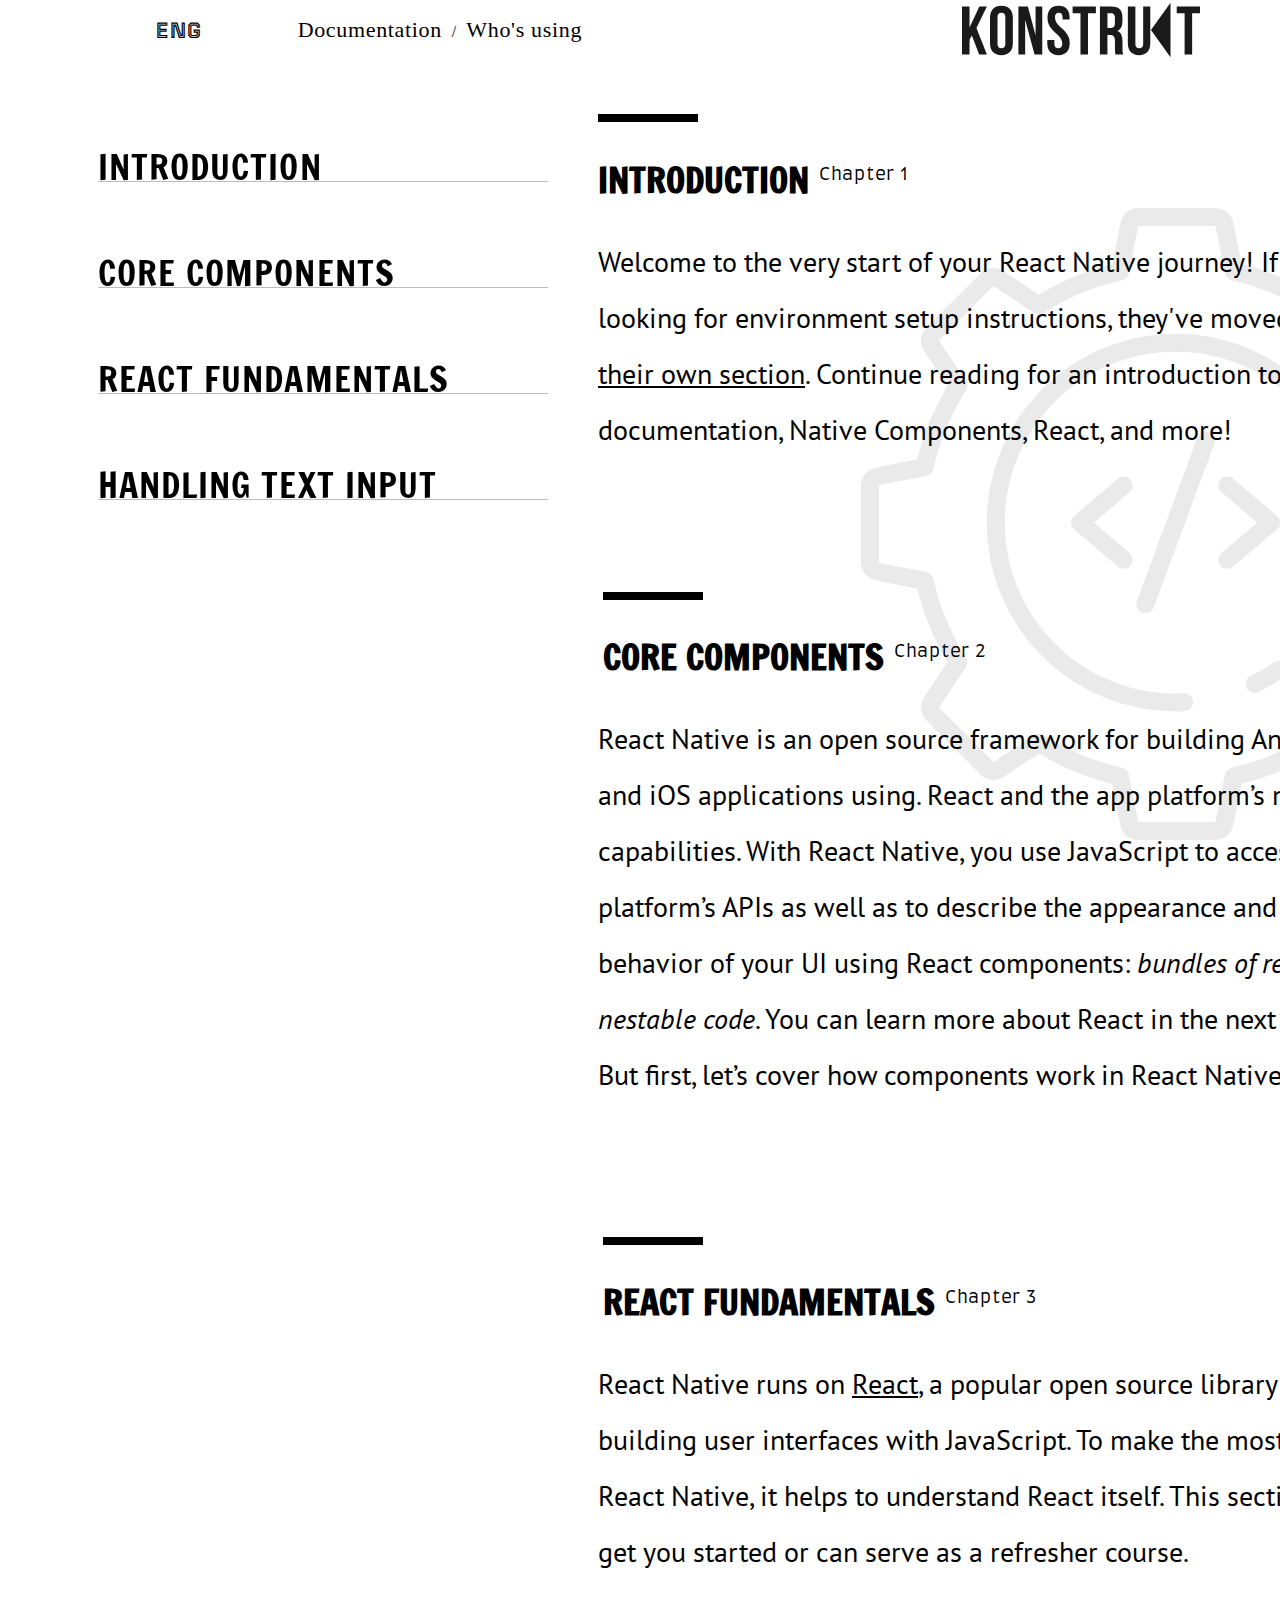
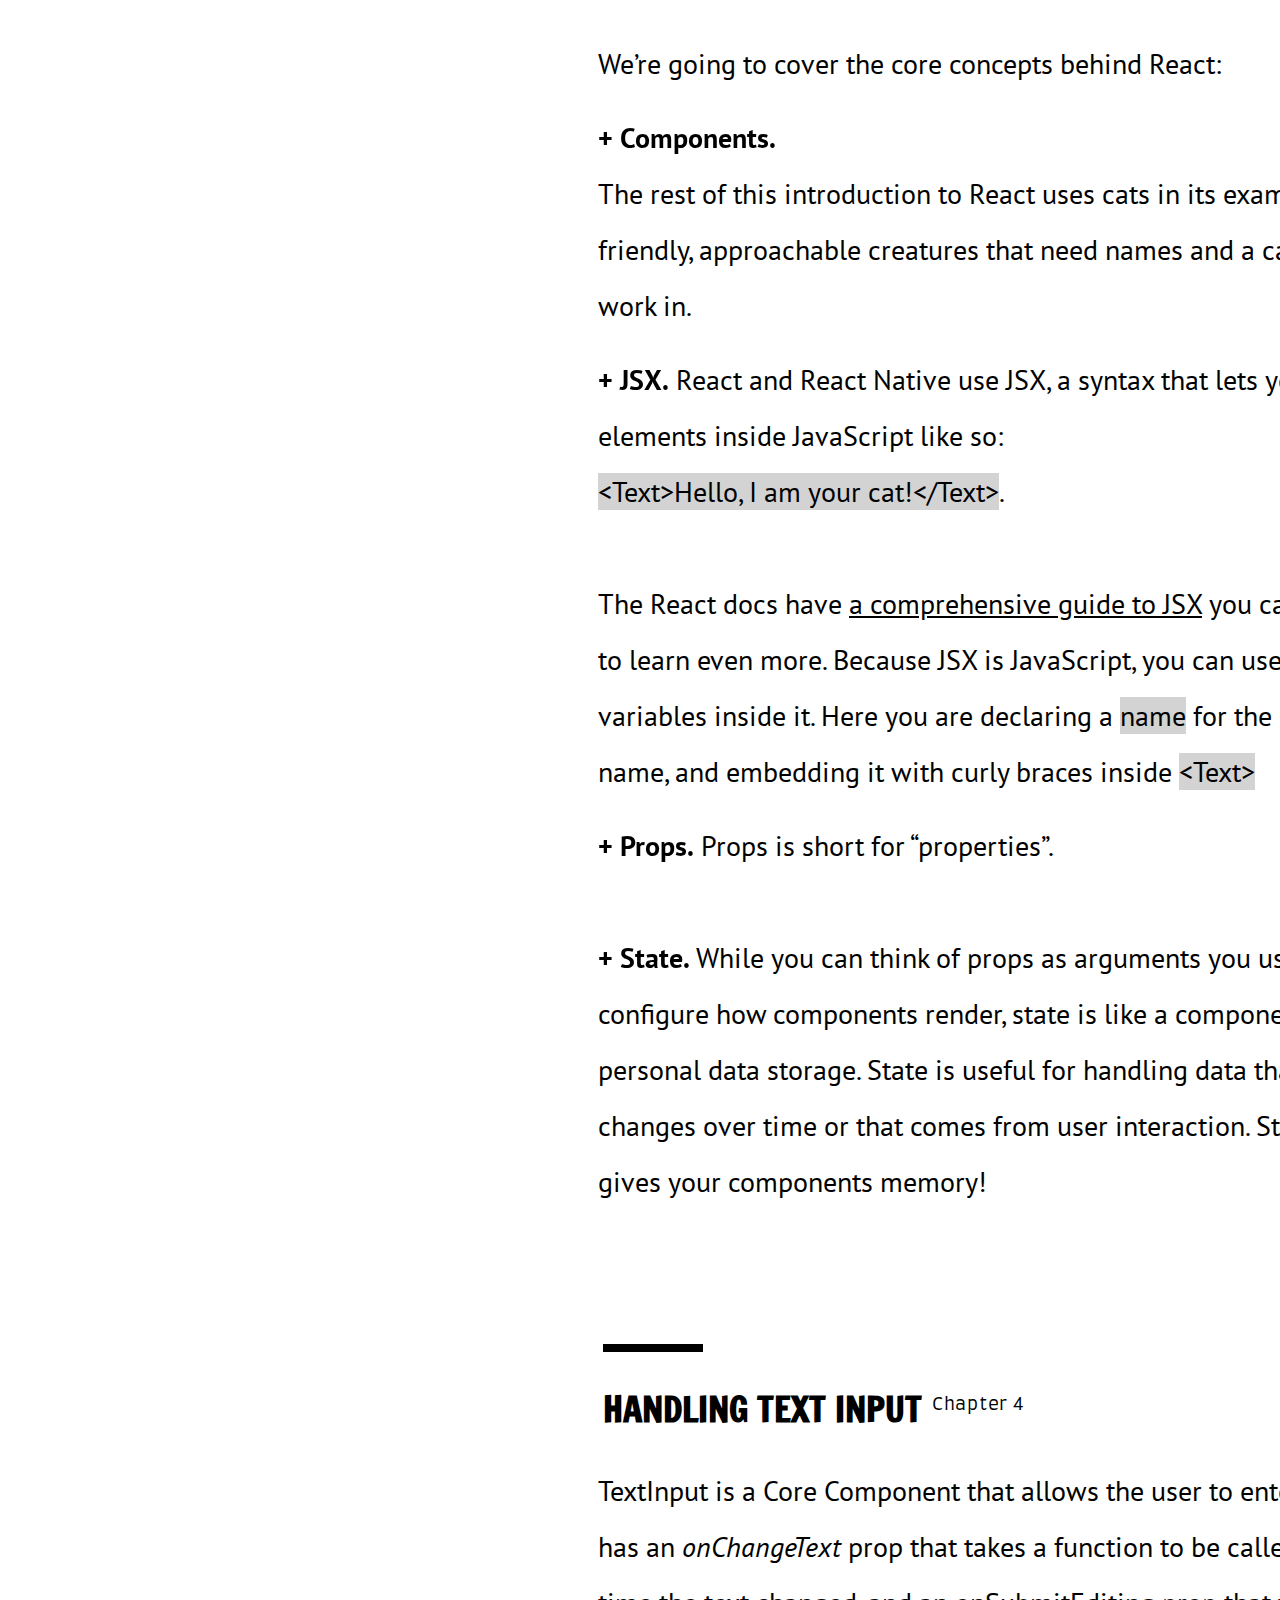
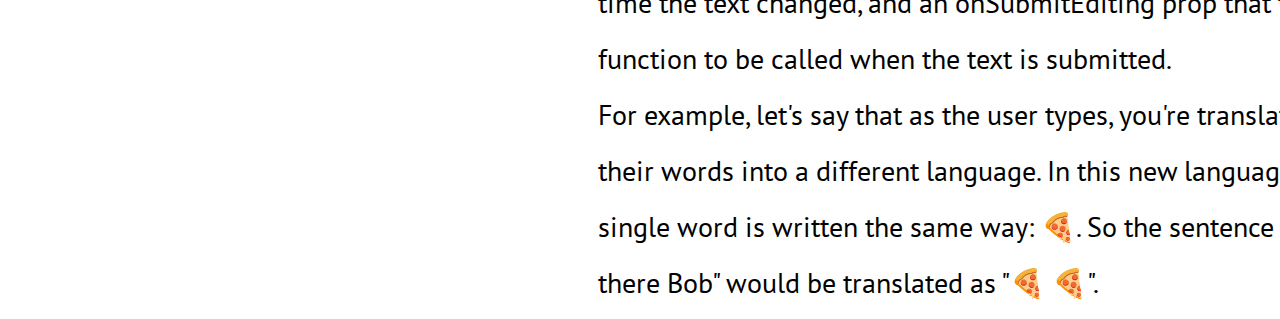
<file: index.html>
<!DOCTYPE html>
<html lang="en">

<head>
  <meta charset="UTF-8">
  <meta name="viewport" content="width=device-width, initial-scale=1.0">
  <link rel="preconnect" href="https://fonts.googleapis.com">
  <link rel="preconnect" href="https://fonts.gstatic.com" crossorigin>
  <link
    href="https://fonts.googleapis.com/css2?family=Farro:wght@300;400;500;700&family=Francois+One&family=PT+Sans:ital,wght@0,400;0,700;1,400;1,700&family=Staatliches&family=Tourney:ital,wght@0,100..900;1,100..900&display=swap"
    rel="stylesheet">
  <link rel="stylesheet" href="style.css">
  <title>Lesson</title>
</head>

<body>
  <header>
    <button>ENG</button>
    <ul>
      <li><a href="index.html">Documentation</a></li>
      <li><a href="./page/using.html">Who's using</a></li>
    </ul>
    <img src="./pictures/company-logo-black.svg" alt="logo">
  </header>

  <main>
    <nav class="sidebar">
      <ul>
        <li>
          <h3><a href="#introduction">Introduction</a></h3>
        </li>
        <li>
          <h3><a href="#components">core components</a></h3>
        </li>
        <li>
          <h3><a href="#fundamentals">react fundamentals</a></h3>
        </li>
        <li>
          <h3><a href="#handling">handling text input</a></h3>
        </li>
      </ul>
    </nav>

    <div class="content">
      <section class="background-section">
        <div class="headers" id="introduction">
          <li><img src="./pictures/divider.png" alt="divider"></li>
          <h2>Introduction<sup>Chapter 1</sup></h2>
        </div>
        <p>Welcome to the very start of your React Native journey! If you're looking for environment setup
          instructions,
          they've moved to <span class="go">their own section</span>. Continue reading for an introduction to the
          documentation, Native Components, React, and more!
        </p>
      </section>

      <section>
        <div class="headings" id="components">
          <li><img src="./pictures/divider.png" alt="divider"></li>
          <h2>Core Components<sup>Chapter 2</sup></h2>
        </div>
        <p>
          React Native is an open source framework for building Android and iOS applications using.
          React and the app platform’s native capabilities. With React Native, you use JavaScript to
          access your platform’s APIs as well as to describe the appearance and behavior of your UI using React
          components: <span class="next">bundles of reusable, nestable code</span>. You can learn more about React in
          the next section. But first, let’s cover how components work in React Native.
        </p>
      </section>

      <section>
        <div class="headings" id="fundamentals">
          <li><img src="./pictures/divider.png" alt="divider"></li>
          <h2>React Fundamentals<sup>Chapter 3</sup></h2>
        </div>
        <p>React Native runs on <span class="go">React</span>, a popular open source library for building user
          interfaces with JavaScript. To make the most of React Native, it helps to understand React itself. This
          section can get you started or can serve as a refresher course.
        </p>
        <p><br>We’re going to cover the core concepts behind React:
        </p><br>
        <p><b>+ Components.</b>
        <p>The rest of this introduction to React uses cats in its examples: friendly, approachable
          creatures that need names and a cafe to work in.
        </p>
        </p><br>
        <p><b>+ JSX.</b> React and React Native use JSX, a syntax that lets you write elements inside JavaScript
          like so:
        <p>
          <span class="jazz">&ltText&gtHello, I am your cat!&lt/Text&gt</span>.
        </p>
        </p>
        
        <p><br>
          The React docs have <span class="go">a comprehensive guide to JSX</span> you can refer to learn even more.
          Because JSX is JavaScript,
          you can use variables inside it. Here you are declaring a <span class="jazz">name</span> for the cat, name,
          and embedding it with curly braces inside <span class="jazz">&ltText&gt</span>
        </p><br>
        <p><b>+ Props.</b> Props is short for “properties”.
        </p>
        <p><br>
          <b>+ State.</b> While you can think of props as arguments you use to configure how components render,
          state is like a component’s personal data storage. State is useful for handling data that changes over time
          or
          that comes from user interaction. State gives your components memory!
        </p>
      </section>

      <section>
        <div class="headings" id="handling">
          <li><img src="./pictures/divider.png" alt="divider"></li>
          <h2>Handling Text Input<sup>Chapter 4</sup></h2>
        </div>
        <p>
          TextInput is a Core Component that allows the user to enter text. It has an <span
            class="next">onChangeText</span> prop that takes a function to be called every time the text changed, and
          an
          onSubmitEditing prop that takes a function to be called when the text is submitted.
        </p>
        <p>
          For example, let's say that as the user types, you're translating their words into a different language. In
          this new language, every single word is written the same way: 🍕. So the sentence "Hello there Bob" would be
          translated as "🍕 🍕".
        </p>
      </section>
    </div>
  </main>
</body>

</html>
</file>
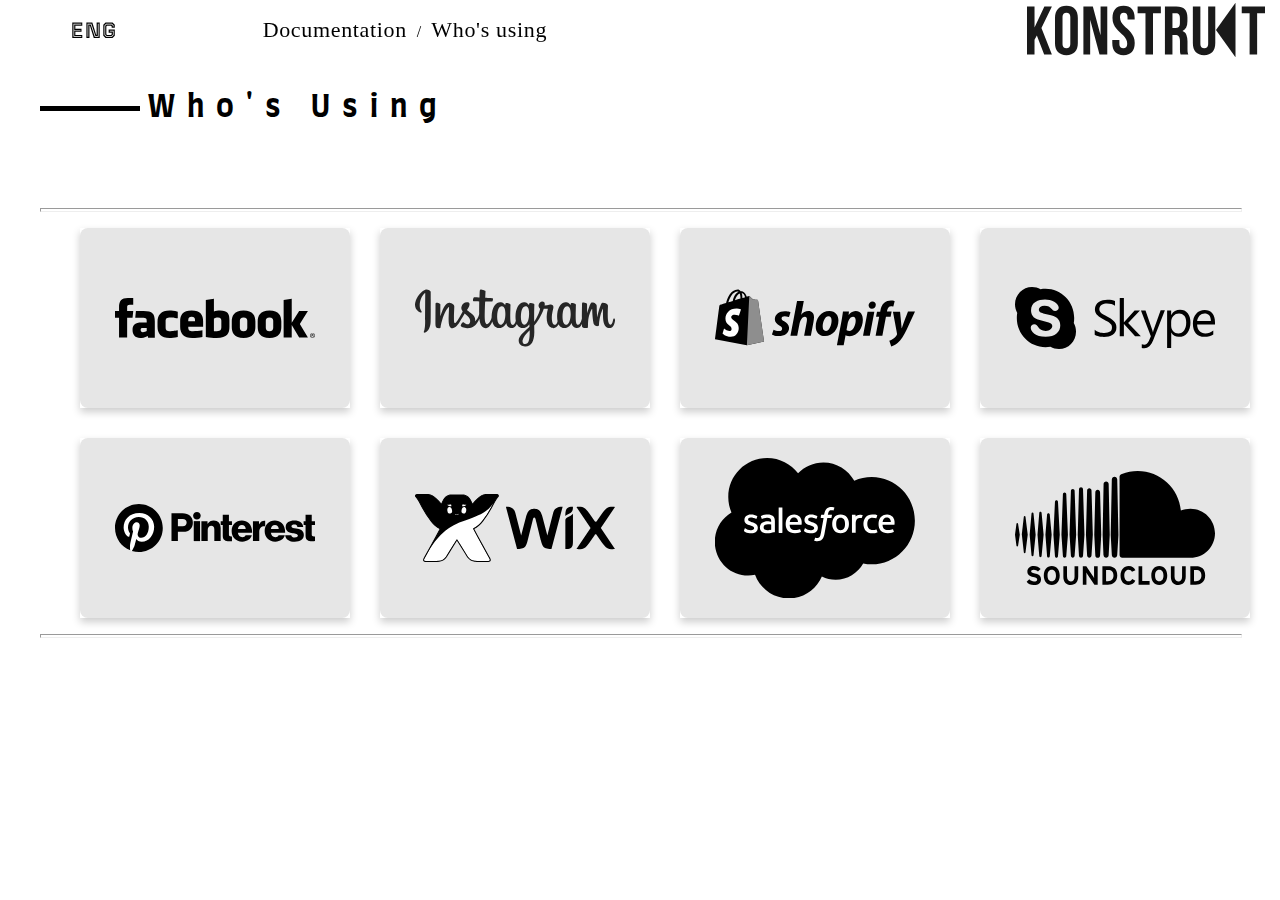
<file: page/using.html>
<!DOCTYPE html>
<html lang="en">

<head>
  <meta charset="UTF-8">
  <meta name="viewport" content="width=device-width, initial-scale=1.0">
  <link rel="preconnect" href="https://fonts.googleapis.com">
  <link rel="preconnect" href="https://fonts.gstatic.com" crossorigin>
  <link
    href="https://fonts.googleapis.com/css2?family=Farro:wght@300;400;500;700&family=Francois+One&family=PT+Sans:ital,wght@0,400;0,700;1,400;1,700&family=Staatliches&family=Tourney:ital,wght@0,100..900;1,100..900&display=swap"
    rel="stylesheet">
  <link rel="stylesheet" href="using.css">
  <title>Document</title>
</head>

<body>
  <header>
    <button>ENG</button>
    <ul>
      <li><a href="../index.html">Documentation</a></li>
      <li><a href="/page/using.html">Who's using</a></li>
    </ul>
    <img src="./company-logo-black.svg" alt="logo">
  </header>

<main>
  <div class="heading-container">
    <span class="heading-text">Who's using</span>
  </div>
<hr>
  <ul class="cards">
    <li class="flip-card">
      <div class="flip-card-inner">
        <div class="flip-card-front">
          <img src="white/facebook-logo.svg">
        </div>
        <div class="flip-card-back">
          <img src="black/facebook-logo-white.svg">
        </div>
      </div>
    </li>

    <li class="flip-card">
      <div class="flip-card-inner">
        <div class="flip-card-front">
          <img src="white/instagram-logo.svg">
        </div>
        <div class="flip-card-back">
          <img src="black/instagram-logo-white.svg">
        </div>
      </div>
    </li>

    <li class="flip-card">
      <div class="flip-card-inner">
        <div class="flip-card-front">
          <img src="black/shopify-logo-black.svg">
        </div>
        <div class="flip-card-back">
          <img src="white/shopify.svg">
        </div>
      </div>
    </li>

    <li class="flip-card">
      <div class="flip-card-inner">
        <div class="flip-card-front">
          <img src="white/skype-logo-black.svg">
        </div>
        <div class="flip-card-back">
          <img src="black/skype-logo-white.svg">
        </div>
      </div>
    </li>

    <li class="flip-card">
      <div class="flip-card-inner">
        <div class="flip-card-front">
          <img src="white/pinterest-logo-black.svg">
        </div>
        <div class="flip-card-back">
          <img src="black/pinterest-logo-white.svg">
        </div>
      </div>
    </li>

    <li class="flip-card">
      <div class="flip-card-inner">
        <div class="flip-card-front">
          <img src="white/wix.com-logo-black.svg">
        </div>
        <div class="flip-card-back">
          <img src="black/wix.com-logo-white.svg">
        </div>
      </div>
    </li>

    <li class="flip-card">
      <div class="flip-card-inner">
        <div class="flip-card-front">
          <img src="white/saleforse-logo-black.svg">
        </div>
        <div class="flip-card-back">
          <img src="black/saleforse-logo-white.svg">
        </div>
      </div>
    </li>

    <li class="flip-card">
      <div class="flip-card-inner">
        <div class="flip-card-front">
          <img src="white/soundcloud-logo-black.svg">
        </div>
        <div class="flip-card-back">
          <img src="black/soundcloud-logo-white.svg">
        </div>
      </div>
    </li>
  </ul>
  <hr>
  </main>
</body>

</html>
</file>
<file: style.css>
body {
  display: flex;
}

.background-image {
  background-image: url('./pictures/mechanics.svg');
  background-size: contain;
  background-repeat: no-repeat;
  background-position: right 35px bottom 45px;
}

h1 {
  font-size: 3em;
  margin: 0;
}

p {
  font-size: 1.5em;
  margin: 0;
}

main {
  background-image: url('/pictures/mechanics.svg');
  background-size: 38%;
  background-repeat: no-repeat;
  background-position: right 0px top 200px;
  position: relative;
  max-width: 1400px;
  margin: auto;
  background-color: #fff;
  display: flex;
}

header {
  width: inherit;
  height: var(--header-height);
  position: fixed;
  top: 0;
  left: 150px;
  right: 80px;
  max-width: var(--max-width);
  margin: auto;
  padding: var(--padding);
  display: flex;
  flex-direction: row;
  gap: 50px;
  z-index: 1;
  background-color: #fff;
}

button {
  text-transform: uppercase;
  font-family: Tourney;
  font-size: 22px;
  font-weight: 600;
  line-height: 18px;
  letter-spacing: 0.04em;
  text-align: center;
  border: none;
  outline: none;
  background: inherit;
  cursor: pointer;
  user-select: none;
}

h2 {
  font-family: "Francois One", serif;
  font-size: 35px;
  text-transform: uppercase;
}

h3{
  border-bottom: 1px solid #bdbdbd;
}
nav>ul>li>h3>a {
  font-family: "Francois One", serif;
  font-size: 35px;
  text-transform: uppercase;
  display: flex;
  gap: 40px;
}

.headings {
  font-family: "Farro", serif;
  margin-left: 5px;
  font-size: 15px;
  margin-top: 80px;
}

header>img {
  margin-left: auto;
}

header>ul{
  display: flex;

}

header li:first-child::after {
  content: '/';
  margin: 10px;
}

li {
  list-style: none;
}

.sidebar {
  width: 490px;
  background-color: #fff;
  padding: 50px;
}

sup {
  font-family: Farro;
  font-size: 18px;
  font-weight: 300;
  line-height: 30px;
  letter-spacing: 0.04em;
  text-wrap: nowrap;
  text-transform: capitalize;
  margin: 10px;
}

div {
  width: 785px;
  display: flex;
  flex-direction: column;
  padding-top: 50px;
}

nav {
  position: relative;
}

nav>ul {
  position: sticky;
  top: 135px;
  display: flex;
  flex-direction: column;
  gap: 40px
}

a {
  color: inherit;
  font-size: 22px;
  font-weight: 400;
  line-height: 27.5px;
  letter-spacing: 0.03em;
  text-decoration: none;
  user-select: none;
}

b {
  position: relative;
}

p {
  font-family: "PT Sans", serif;
  font-size: 28px;
  margin-top: 0px;
  margin-bottom: 0px;
  line-height: 2;
}

.go {
  text-decoration: underline;
}

.kill {
  font-weight: bold;
}

.kill:first-of-type {
  margin-left: -35px;
}

.jazz {
  background-color: lightgray;
}

.next {
  font-style: italic;
}
</file>
<file: page/using.css>
bady {
  width:1200px;
}

header {
  width: 1200px;
  height: var(--header-height);
  position: fixed;
  top: 0;
  left: 50px;
  right: 0px;
  max-width: var(--max-width);
  margin: auto;
  padding: var(--padding);
  display: flex;
  flex-direction: row;
  gap: 100px;
}

main {
  width: 1200px;
  margin: auto;
}

button {
  text-transform: uppercase;
  font-family: Tourney;
  font-size: 22px;
  font-weight: 600;
  line-height: 18px;
  letter-spacing: 0.04em;
  text-align: center;
  border: none;
  outline: none;
  background: inherit;
  cursor: pointer;
  user-select: none;
}

hr {
  height: 2px;
  width: 1200px;
  margin:auto;

}

.heading-container {
  display: flex;
  align-items: center;
}

.heading-container::before {
  content: "";
  display: inline-block;
  width: 100px; 
  height: 5px; 
  background-color: black;
  margin-right: 8px; 
}

.heading-text {
  font-size: 30px;
  font-weight: bold;
}

header>img {
  margin-left: auto;
}

header>ul{
  display: flex;
}

header li:first-child::after {
  content: '/';
  margin: 10px;
}

li {
  list-style: none;
}

span {
  font-family: Farro;
  line-height: 200px;
  letter-spacing: 0.4em;
  text-wrap: nowrap;
  text-transform: capitalize;
}

a {
  color: inherit;
  font-size: 22px;
  font-weight: 400;
  line-height: 27.5px;
  letter-spacing: 0.03em;
  text-decoration: none;
  user-select: none;
}

.cards {
  display: flex;
  justify-items: center;
  gap: 30px;
  list-style: none;
  flex-wrap: wrap;
  width: 1200px;
}

.flip-card {
  width: 270px;
  height: 180px;
  perspective: 1000px;

}

.flip-card-inner {
  position: relative;
  width: 100%;
  height: 100%;
  text-align: center;
  transition: transform 0.6s;
  transform-style: preserve-3d;
  box-shadow: 0 4px 8px 0 rgba(0, 0, 0, 0.2);

  >* {
    position: absolute;
    display: flex;
    justify-content: center;
    align-items: center;
    width: 270px;
    height: 180px;
    -webkit-backface-visibility: hidden;
    backface-visibility: hidden;
    border-radius: 8px;
  }
}

.flip-card:hover .flip-card-inner {
  transform: rotateY(180deg);
}

.flip-card-front {
  background: #e6e6e6;
}

.flip-card-back {
  background: #1a1a1a;
  transform: rotateY(180deg)
}
</file>
